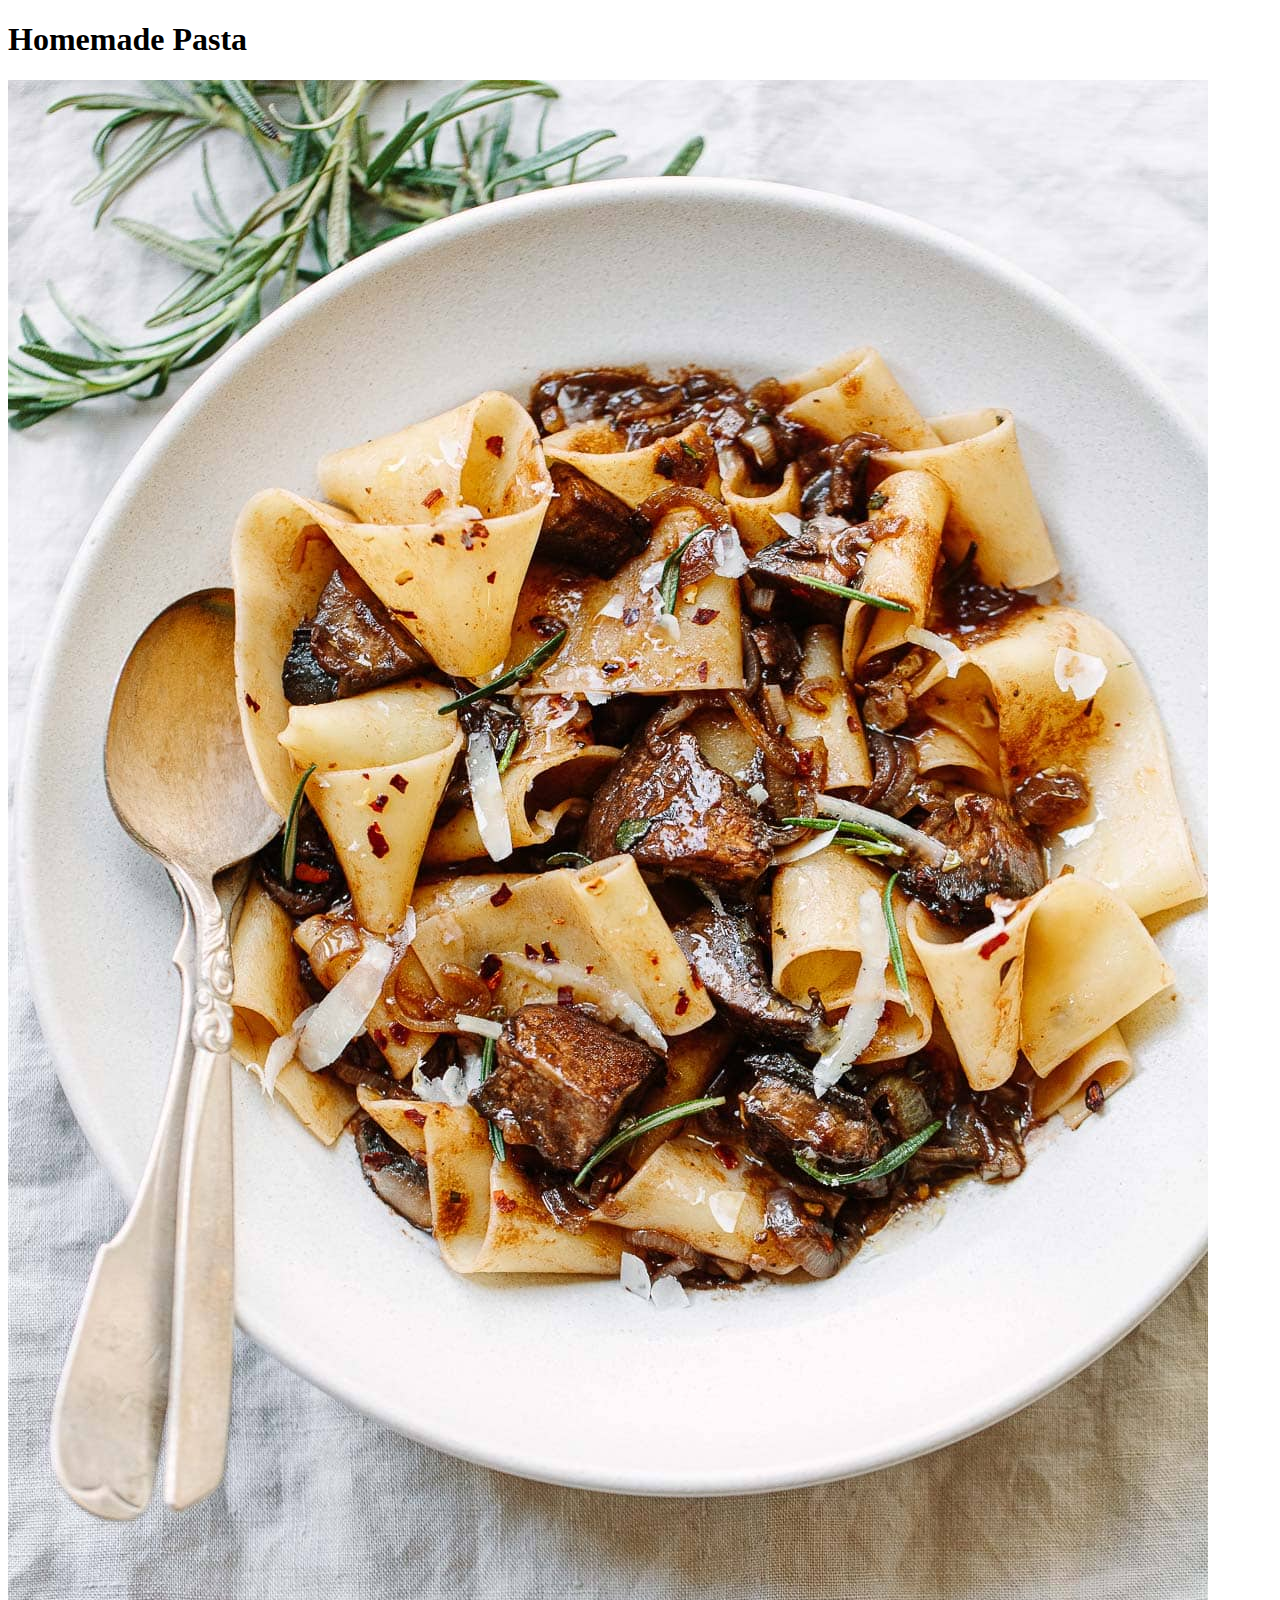
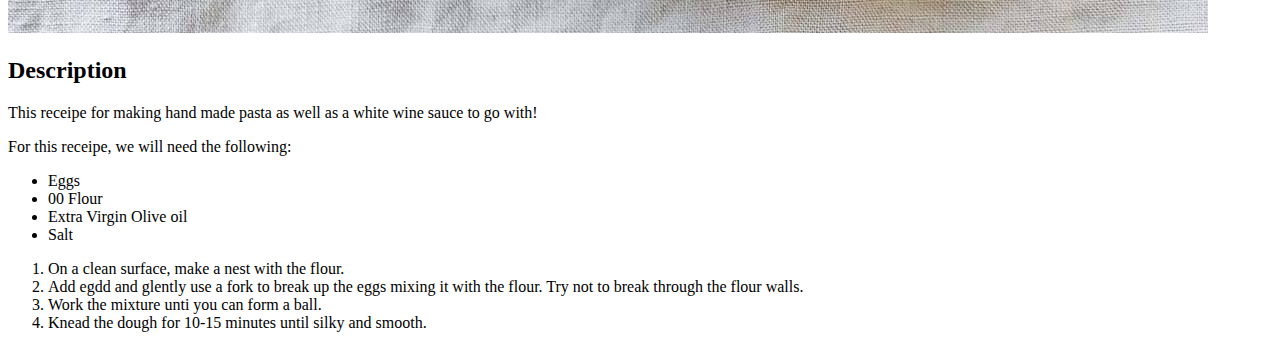
<file: recipes/GarlicBread.html>
<!DOCTYPE html>
<html lang="en">
<head>
    <meta charset="UTF-8">
    <meta http-equiv="X-UA-Compatible" content="IE=edge">
    <meta name="viewport" content="width=device-width, initial-scale=1.0">
    <title>Pasta</title>
</head>
<body>
    <h1>Homemade Pasta</h1>
    <!-- pasta image -->
    <img src="../images/pasta.jpg">
    <h2>Description</h2>
    <p>This receipe for making hand made pasta as well as a white wine sauce to go with!</p>
    <p>For this receipe, we will need the following:</p>
    <ul>
        <li>Eggs </li>
        <li>00 Flour</li>
        <li>Extra Virgin Olive oil</li>
        <li>Salt</li>
    </ul>
    <ol>
        <li>On a clean surface, make a nest with the flour.</li>
        <li>Add egdd and glently use a fork to break up the eggs mixing it with the flour. Try not to break through the flour walls.</li>
        <li>Work the mixture unti you can form a ball.</li>
        <li>Knead the dough for 10-15 minutes until silky and smooth.</li>
    </ol>
</body>
</html>
</file>
